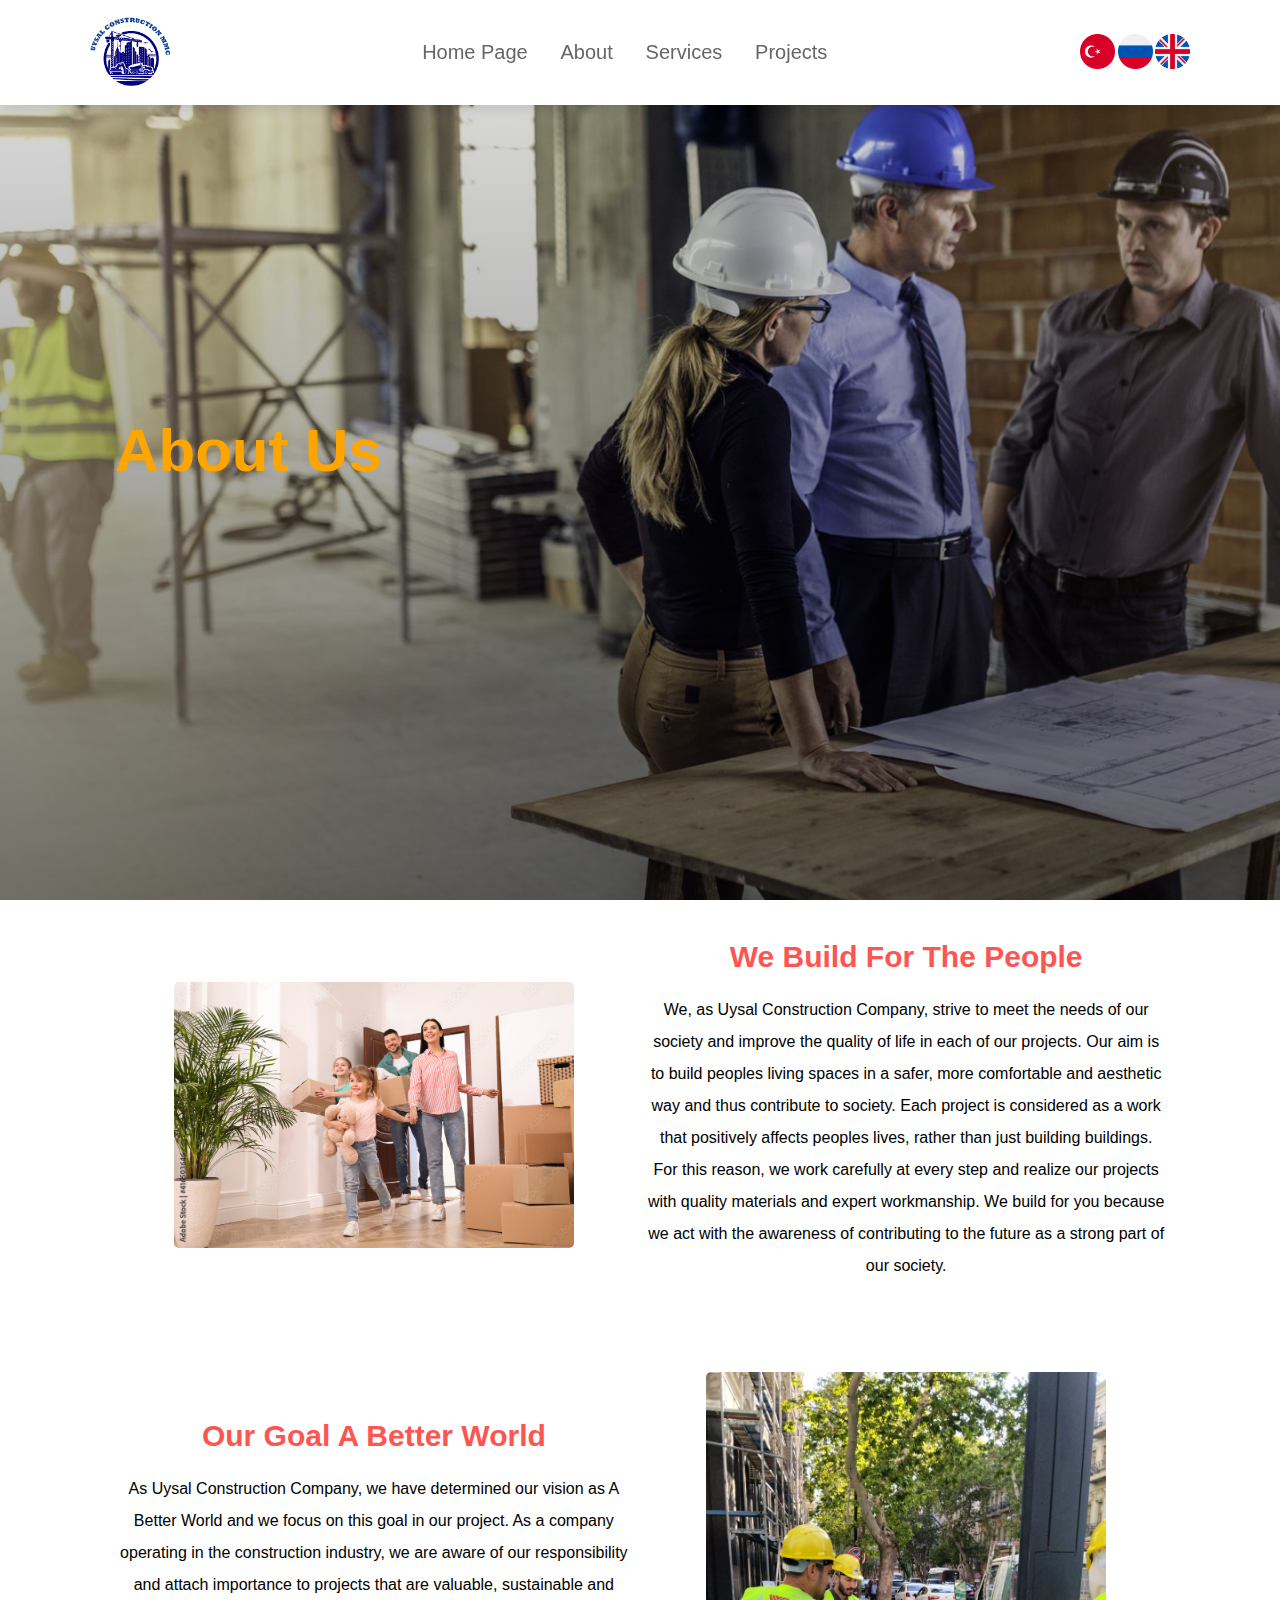
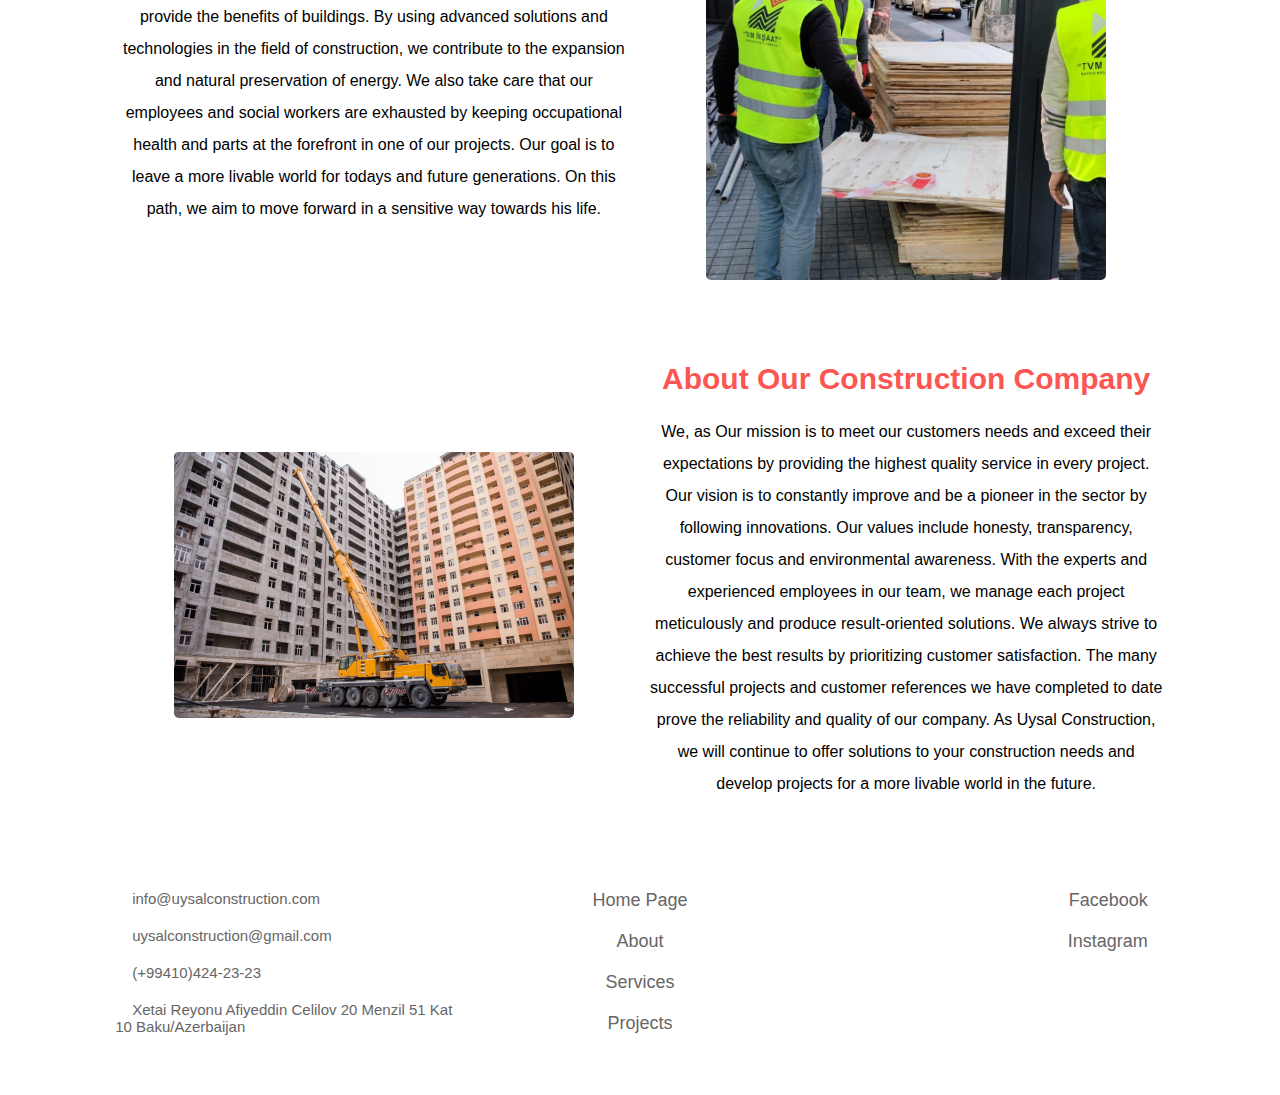
<file: about.html>
<!DOCTYPE html>
<html lang="en">

<head>
    <meta charset="UTF-8">
    <meta name="viewport" content="width=device-width, initial-scale=1.0">
    <link rel="icon" type="image/png" href="image/Uysal Construction Logo v22.png">
    <link rel="stylesheet" href="https://cdnjs.cloudflare.com/ajax/libs/font-awesome/6.5.1/css/all.min.css"
        integrity="sha512-DTOQO9RWCH3ppGqcWaEA1BIZOC6xxalwEsw9c2QQeAIftl+Vegovlnee1c9QX4TctnWMn13TZye+giMm8e2LwA=="
        crossorigin="anonymous" referrerpolicy="no-referrer" />
    <link rel="stylesheet" href="style.css">
    <link rel="stylesheet" href="about.css">
    <title>Uysal Construction</title>
</head>

<body>
    <!-- Navbar start -->
    <header>
        <input type="checkbox" name="" id="toggler">
        <label for="toggler" class="fas fa-bars"></label>
        <a href="index.html" class="logo"><img src="image/Uysal Construction Logo v22.png" alt=""></a>
        <nav class="navbar">
            <a href="index.html" data-lang="Home Page">Home Page</a>
            <a href="about.html" data-lang="About">About</a>
            <a href="services.html" data-lang="Services">Services</a>
            <a href="projects.html" data-lang="Projects">Projects</a>
        </nav>
        <div class="language">
            <a href="#" onclick="dilDegistir('tr')"><img src="image/turkey.png" height="35px" alt=""></a>
            <a href="#" onclick="dilDegistir('ru')"><img src="image/russia.png" height="35px" alt=""></a>
            <a href="#" onclick="dilDegistir('en')"><img src="image/united-kingdom.png" height="35px" alt=""></a>
        </div>
    </header>
    <!-- Navbar End -->

    <!-- About Main Page Start -->

    <section class="home" id="home">
        <div class="content">
            <h3 data-lang="About Us"> About Us</h3>
        </div>
        <div class="image-container">
            <!-- <img src="image/About Pagess.jpg" alt=""> -->
        </div>

    </section>

    <!-- About Main Page End -->

    <!-- About Page Start -->
    <section class="about" id="about">

        <div class="row">
            <div class="image">
                <img src="image/about images 1.jpg" alt="">
            </div>
            <div class="content">
                <h3 data-lang="We Build for the People">We Build for the People</h3>
                <p
                    data-lang="We, as Uysal Construction Company, strive to meet the needs of our society and improve the quality of life in each of our projects. Our aim is to build peoples living spaces in a safer, more comfortable and aesthetic way and thus contribute to society. Each project is considered as a work that positively affects peoples lives, rather than just building buildings. For this reason, we work carefully at every step and realize our projects with quality materials and expert workmanship. We build for you because we act with the awareness of contributing to the future as a strong part of our society.">
                    We, as Uysal Construction Company, strive to meet the needs of our society and improve the quality
                    of life in each of our projects. Our aim is to build peoples living spaces in a safer, more
                    comfortable and aesthetic way and thus contribute to society. Each project is considered as a work
                    that positively affects peoples lives, rather than just building buildings. For this reason, we work
                    carefully at every step and realize our projects with quality materials and expert workmanship. We
                    build for you because we act with the awareness of contributing to the future as a strong part of
                    our society.</p>
            </div>
        </div>
        <div class="row reverse">
            <div class="image">
                <img src="image/about images 2.jpeg" alt="">
            </div>
            <div class="content">
                <h3 data-lang="Our goal A Better World">Our goal A Better World</h3>
                <p
                    data-lang="As Uysal Construction Company, we have determined our vision as A Better World and we focus on this goal in our project. As a company operating in the construction industry, we are aware of our responsibility and attach importance to projects that are valuable, sustainable and provide the benefits of buildings. By using advanced solutions and technologies in the field of construction, we contribute to the expansion and natural preservation of energy. We also take care that our employees and social workers are exhausted by keeping occupational health and parts at the forefront in one of our projects. Our goal is to leave a more livable world for todays and future generations. On this path, we aim to move forward in a sensitive way towards his life.">
                    As Uysal Construction Company, we have determined our vision as A Better World and we focus on this
                    goal in our project. As a company operating in the construction industry, we are aware of our
                    responsibility and attach importance to projects that are valuable, sustainable and provide the
                    benefits of buildings. By using advanced solutions and technologies in the field of construction, we
                    contribute to the expansion and natural preservation of energy. We also take care that our employees
                    and social workers are exhausted by keeping occupational health and parts at the forefront in one of
                    our projects. Our goal is to leave a more livable world for todays and future generations. On this
                    path, we aim to move forward in a sensitive way towards his life.</p>
            </div>

        </div>
        <div class="row">
            <div class="image">
                <img src="image/about images 3.jpeg" alt="">
            </div>
            <div class="content">
                <h3 data-lang="About Our Construction Company">About Our Construction Company</h3>
                <p
                    data-lang="We, as Our mission is to meet our customers needs and exceed their expectations by providing the highest quality service in every project. Our vision is to constantly improve and be a pioneer in the sector by following innovations. Our values ​​include honesty, transparency, customer focus and environmental awareness. With the experts and experienced employees in our team, we manage each project meticulously and produce result-oriented solutions. We always strive to achieve the best results by prioritizing customer satisfaction. The many successful projects and customer references we have completed to date prove the reliability and quality of our company. As Uysal Construction, we will continue to offer solutions to your construction needs and develop projects for a more livable world in the future.">
                    We, as Our mission is to meet our customers needs and exceed their expectations by providing the
                    highest quality service in every project. Our vision is to constantly improve and be a pioneer in
                    the sector by following innovations. Our values ​​include honesty, transparency, customer focus and
                    environmental awareness. With the experts and experienced employees in our team, we manage each
                    project meticulously and produce result-oriented solutions. We always strive to achieve the best
                    results by prioritizing customer satisfaction. The many successful projects and customer references
                    we have completed to date prove the reliability and quality of our company. As Uysal Construction,
                    we will continue to offer solutions to your construction needs and develop projects for a more
                    livable world in the future.</p>
            </div>

        </div>

    </section>
    <!-- About Page end -->

    <!-- footer start -->
    <section class="footer">
        <div class="box-container">
            <div class="box">
                <p><i class="fas fa-envelope"></i>info@uysalconstruction.com</p>
                <p><i class="fas fa-envelope"></i>uysalconstruction@gmail.com</p>
                <p><i class="fas fa-phone"></i> (+99410)424-23-23 </p>
                <p><i class="fas fa-map-marker-alt"></i>Xetai Reyonu Afiyeddin Celilov 20 Menzil 51 Kat 10
                    Baku/Azerbaijan</p>
            </div>
            <div class="box">
                <a href="index.html" data-lang="Home Page">Home Page</a>
                <a href="about.html" data-lang="About">About</a>
                <a href="services.html" data-lang="Services">Services</a>
                <a href="projects.html" data-lang="Projects">Projects</a>
            </div>
            <div class="box">
                <a href="https://www.facebook.com/profile.php?id=61559017922073">Facebook <i
                        class="fab fa-facebook-f"></i></a>
                <a href="https://www.instagram.com/uysal_construction/">Instagram <i class="fab fa-instagram"></i></a>

            </div>
        </div>
    </section>
    <!-- footer end -->

    <script src="language.js"></script>

</body>

</html>
</file>
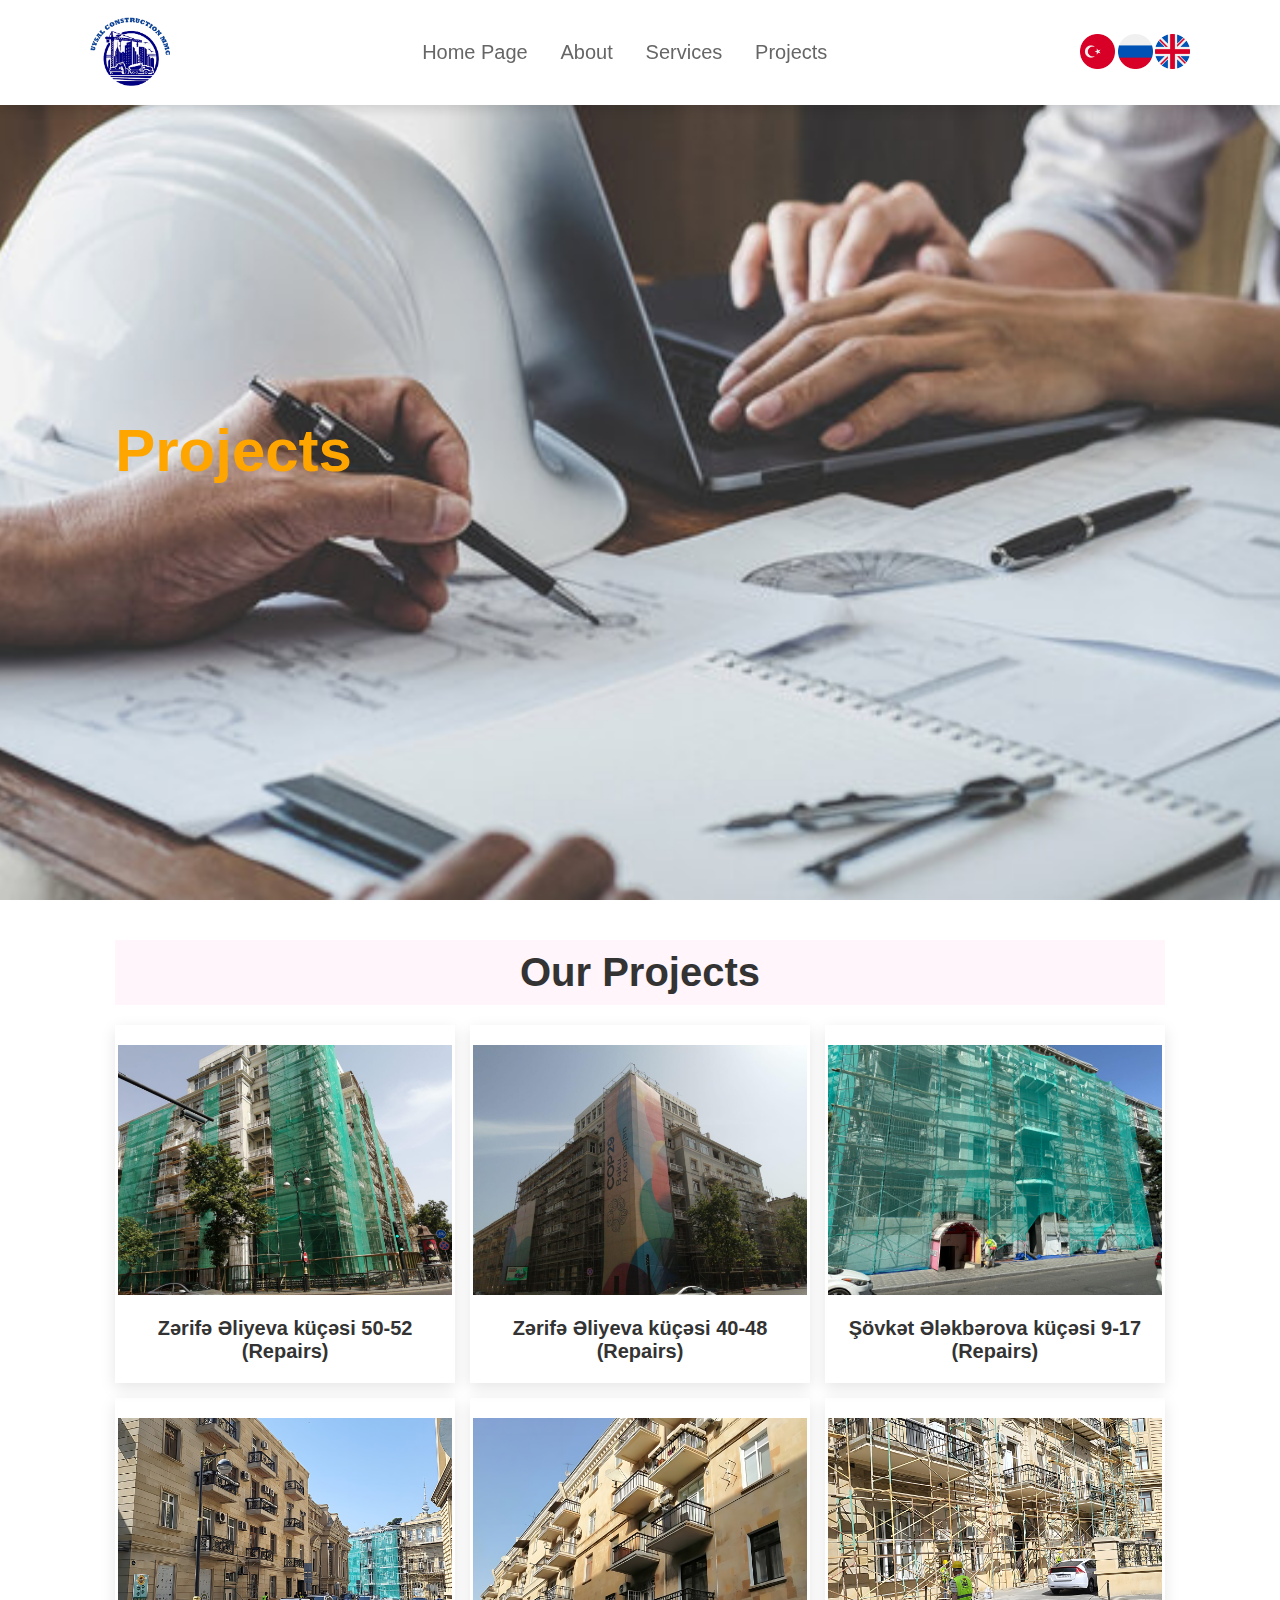
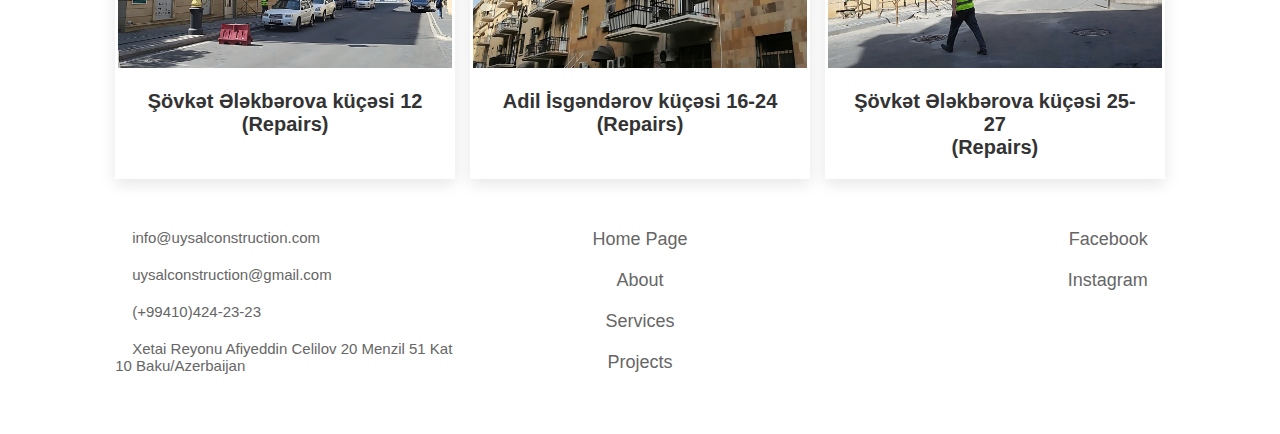
<file: projects.html>
<!DOCTYPE html>
<html lang="en">

<head>
    <meta charset="UTF-8">
    <meta name="viewport" content="width=device-width, initial-scale=1.0">
    <link rel="icon" type="image/png" href="image/Uysal Construction Logo v22.png">
    <link rel="stylesheet" href="https://cdnjs.cloudflare.com/ajax/libs/font-awesome/6.5.1/css/all.min.css"
        integrity="sha512-DTOQO9RWCH3ppGqcWaEA1BIZOC6xxalwEsw9c2QQeAIftl+Vegovlnee1c9QX4TctnWMn13TZye+giMm8e2LwA=="
        crossorigin="anonymous" referrerpolicy="no-referrer" />
    <link rel="stylesheet" href="style.css">
    <link rel="stylesheet" href="lightbox.css">
    <link rel="stylesheet" href="projects.css">

    <title>Uysal Construction</title>
</head>

<body>

    <!-- Navbar start -->
    <header>
        <input type="checkbox" name="" id="toggler">
        <label for="toggler" class="fas fa-bars"></label>
        <a href="index.html" class="logo"><img src="image/Uysal Construction Logo v22.png" alt=""></a>
        <nav class="navbar">
            <a href="index.html" data-lang="Home Page">Home Page</a>
            <a href="about.html" data-lang="About">About</a>
            <a href="services.html" data-lang="Services">Services</a>
            <a href="projects.html" data-lang="Projects">Projects</a>
        </nav>
        <div class="language">
            <a href="#" onclick="dilDegistir('tr')"><img src="image/turkey.png" height="35px" alt=""></a>
            <a href="#" onclick="dilDegistir('ru')"><img src="image/russia.png" height="35px" alt=""></a>
            <a href="#" onclick="dilDegistir('en')"><img src="image/united-kingdom.png" height="35px" alt=""></a>
        </div>
    </header>
    <!-- Navbar End -->

    <!-- Project Main Page Start -->
    <section class="home" id="home">
        <div class="content">
            <h3 data-lang="Projects">Projects</h3>
        </div>
        <div class="image-container">
            <img src="image/Project.jpg" alt="">
        </div>

    </section>
    <!-- Project Main Page End -->
    <!-- Project View Start -->
     <section class="project" id="project">
        <h1 class="heading " data-lang="Our Projects"> Our <span>Projects</span> </h1>
        <div class="box-container">
            <div class="box">
                <div class="image">
                    <a href="image/Zərifə Əliyeva küçəsi 50-52.jpeg" data-lightbox="models" data-title="Caption1">
                        <img src="image/Zərifə Əliyeva küçəsi 50-52.jpeg" alt="">
                        <div class="content">
                            <h3>Zərifə Əliyeva küçəsi 50-52 <p data-lang="(Repairs)">  (Repairs)</p></h3>
                        </div>
                    </a>
                </div>

            </div>
            <div class="box">
                <div class="image">
                    <a href="image/Zərifə Əliyeva küçəsi 40-48.jpeg" data-lightbox="models" data-title="Caption1">
                        <img src="image/Zərifə Əliyeva küçəsi 40-48.jpeg" alt="">
                        <div class="content">
                            <h3>Zərifə Əliyeva küçəsi 40-48 <p data-lang="(Repairs)">  (Repairs)</p></h3>
                        </div>
                    </a>
                </div>

            </div>
            <div class="box">
                <div class="image">
                    <a href="image/Şövkət Ələkbərova küçəsi 9-17.jpeg" data-lightbox="models" data-title="Caption1">
                        <img src="image/Şövkət Ələkbərova küçəsi 9-17.jpeg" alt="">
                        <div class="content">
                            <h3>Şövkət Ələkbərova küçəsi 9-17 <p data-lang="(Repairs)">  (Repairs)</p></h3>
                        </div>
                    </a>
                </div>

            </div>
            <div class="box">
                <div class="image">
                    <a href="image/Şövkət Ələkbərova küçəsi 12.jpeg" data-lightbox="models" data-title="Caption1">
                        <img src="image/Şövkət Ələkbərova küçəsi 12.jpeg" alt="">
                        <div class="content">
                            <h3>Şövkət Ələkbərova küçəsi 12 <p data-lang="(Repairs)">  (Repairs)</p></h3>
                        </div>
                    </a>
                </div>

            </div>
            <div class="box">
                <div class="image">
                    <a href="image/Adil İsgəndərov küçəsi 16-24.jpeg" data-lightbox="models" data-title="Caption1">
                        <img src="image/Adil İsgəndərov küçəsi 16-24.jpeg" alt="">
                        <div class="content">
                            <h3>Adil İsgəndərov küçəsi 16-24 <p data-lang="(Repairs)">  (Repairs)</p></h3>
                        </div>
                    </a>
                </div>

            </div>
            <div class="box">
                <div class="image">
                    <a href="image/Şövkət Ələkbərova küçəsi 25-27.jpeg" data-lightbox="models" data-title="Caption1">
                        <img src="image/Şövkət Ələkbərova küçəsi 25-27.jpeg" alt="">
                        <div class="content">
                            <h3>Şövkət Ələkbərova küçəsi 25-27 <p data-lang="(Repairs)">  (Repairs)</p></h3>
                        </div>
                    </a>
                </div>

            </div>
        </div>
    </section>
    <!-- Project View End -->

     <!-- footer start -->
     <section class="footer">
        <div class="box-container">
            <div class="box">
                 <p><i class="fas fa-envelope"></i>info@uysalconstruction.com</p>
                <p><i class="fas fa-envelope"></i>uysalconstruction@gmail.com</p>
                <p><i class="fas fa-phone"></i> (+99410)424-23-23 </p>
                <p><i class="fas fa-map-marker-alt"></i>Xetai Reyonu Afiyeddin Celilov 20 Menzil 51 Kat 10
                    Baku/Azerbaijan</p>
            </div>
            <div class="box">
                <a href="index.html" data-lang="Home Page">Home Page</a>
                <a href="about.html" data-lang="About">About</a>
                <a href="services.html" data-lang="Services">Services</a>
                <a href="projects.html" data-lang="Projects">Projects</a>
            </div>
            <div class="box">
                <a href="https://www.facebook.com/profile.php?id=61559017922073">Facebook <i
                        class="fab fa-facebook-f"></i></a>
                <a href="https://www.instagram.com/uysal_construction/">Instagram <i class="fab fa-instagram"></i></a>

            </div>
        </div>
    </section>
    <!-- footer end -->

    <script src="lightbox-plus-jquery.js"></script>
    <script src="language.js"></script>

</body>

</html>
</file>
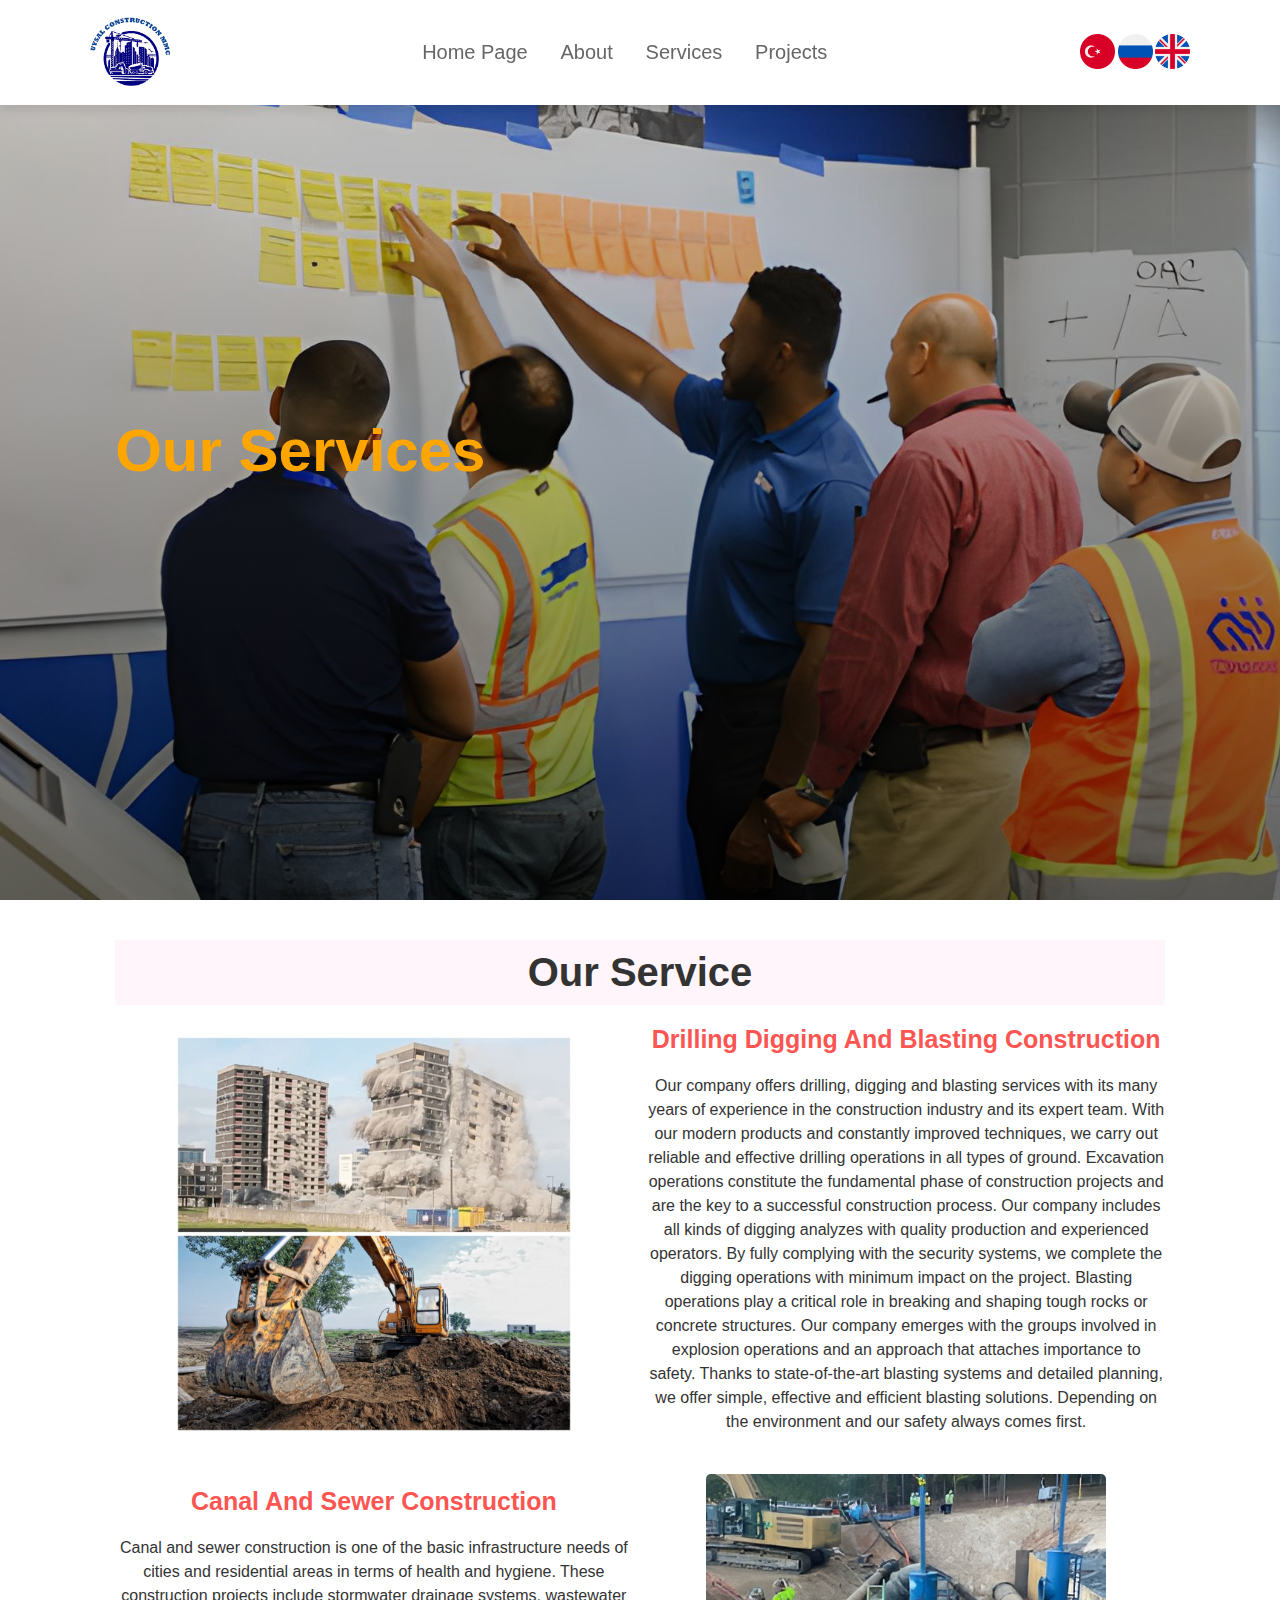
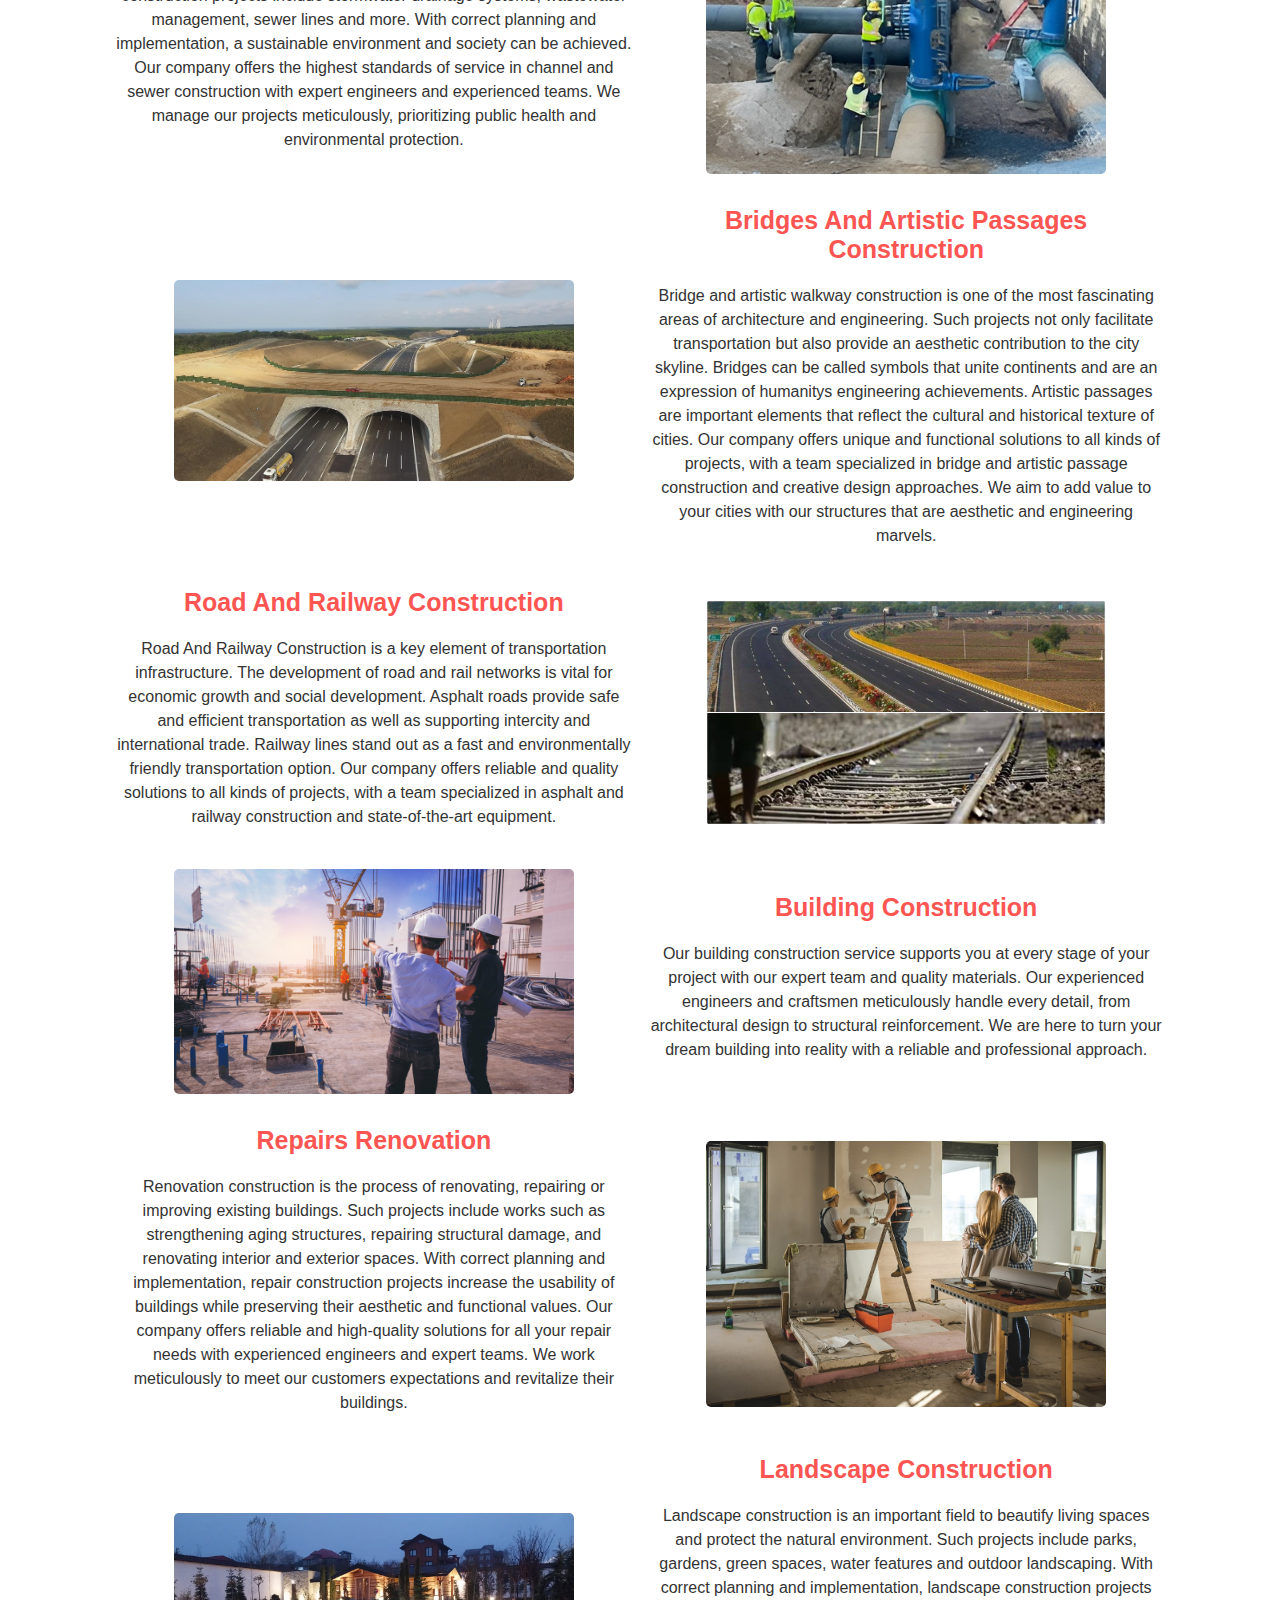
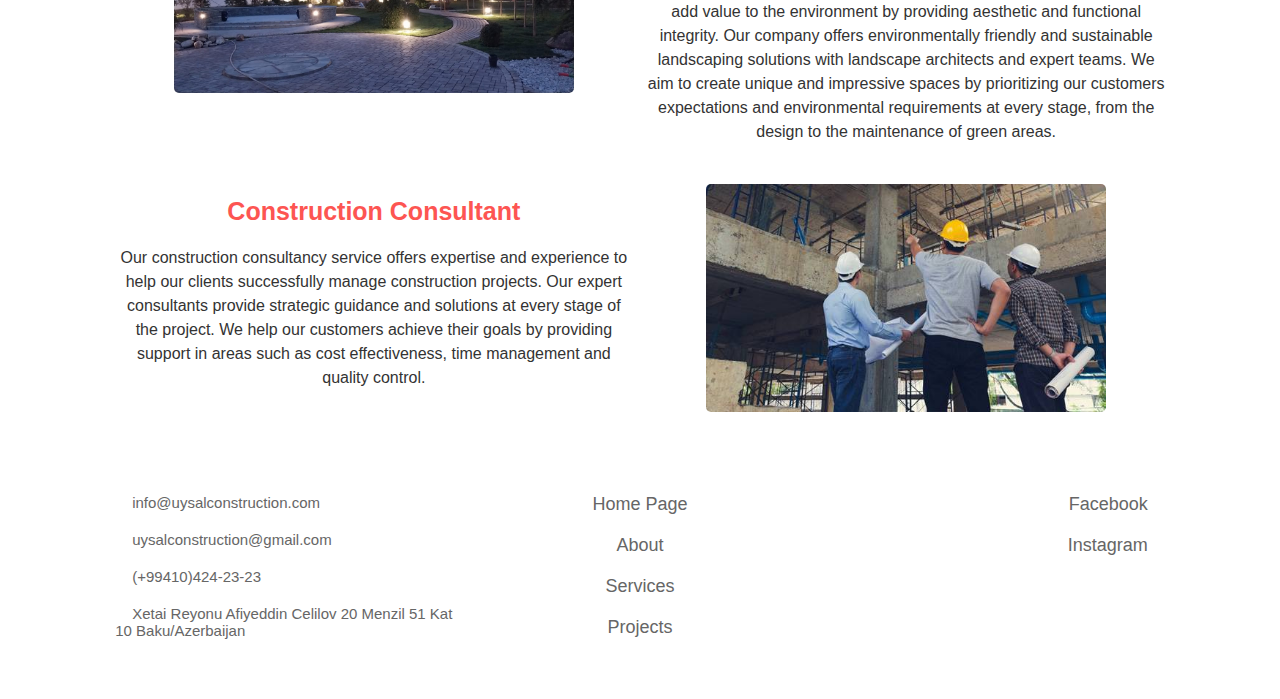
<file: services.html>
<!DOCTYPE html>
<html lang="en">

<head>
    <meta charset="UTF-8">
    <meta name="viewport" content="width=device-width, initial-scale=1.0">
    <link rel="icon" type="image/png" href="image/Uysal Construction Logo v22.png">
    <link rel="stylesheet" href="https://cdnjs.cloudflare.com/ajax/libs/font-awesome/6.5.1/css/all.min.css"
        integrity="sha512-DTOQO9RWCH3ppGqcWaEA1BIZOC6xxalwEsw9c2QQeAIftl+Vegovlnee1c9QX4TctnWMn13TZye+giMm8e2LwA=="
        crossorigin="anonymous" referrerpolicy="no-referrer" />
    <link rel="stylesheet" href="style.css">
    <link rel="stylesheet" href="services.css">

    <title>Uysal Construction</title>
</head>

<body>
    <!-- Navbar start -->
    <header>
        <input type="checkbox" name="" id="toggler">
        <label for="toggler" class="fas fa-bars"></label>
        <a href="index.html" class="logo"><img src="image/Uysal Construction Logo v22.png" alt=""></a>
        <nav class="navbar">
            <a href="index.html" data-lang="Home Page">Home Page</a>
            <a href="about.html" data-lang="About">About</a>
            <a href="services.html" data-lang="Services">Services</a>
            <a href="projects.html" data-lang="Projects">Projects</a>
        </nav>
        <div class="language">
            <a href="#" onclick="dilDegistir('tr')"><img src="image/turkey.png" height="35px" alt=""></a>
            <a href="#" onclick="dilDegistir('ru')"><img src="image/russia.png" height="35px" alt=""></a>
            <a href="#" onclick="dilDegistir('en')"><img src="image/united-kingdom.png" height="35px" alt=""></a>
        </div>
    </header>
    <!-- Navbar End -->

    <!-- Project Main Page Start -->

    <section class="home" id="home">
        <div class="content">
            <h3 data-lang="Our Services">Our Services</h3>
        </div>
        <div class="image-container">
            <!-- <img src="image/Service Page.png" alt=""> -->
        </div>

    </section>

    <!-- Project Main Page End -->

    <!-- Service Start -->
    <section class="servicepages" id="servicepages">
        <h1 class="heading" data-lang="Our Service"> Our <span>Service</span> </h1>
        <div class="row">
            <div class="image">
                <img src="image/Drilling Digging And Blasting Construction.jpg" alt="">
            </div>
            <div class="content">
                <h3 data-lang="Drilling Digging And Blasting Construction">Drilling Digging And Blasting Construction
                </h3>
                <p
                    data-lang="Our company offers drilling, digging and blasting services with its many years of experience in the construction industry and its expert team. With our modern products and constantly improved techniques, we carry out reliable and effective drilling operations in all types of ground. Excavation operations constitute the fundamental phase of construction projects and are the key to a successful construction process. Our company includes all kinds of digging analyzes with quality production and experienced operators. By fully complying with the security systems, we complete the digging operations with minimum impact on the project. Blasting operations play a critical role in breaking and shaping tough rocks or concrete structures. Our company emerges with the groups involved in explosion operations and an approach that attaches importance to safety. Thanks to state-of-the-art blasting systems and detailed planning, we offer simple, effective and efficient blasting solutions. Depending on the environment and our safety always comes first.">
                    Our company offers drilling, digging and blasting services with its many years of experience in the
                    construction industry and its expert team. With our modern products and constantly improved
                    techniques, we carry out reliable and effective drilling operations in all types of ground.
                    Excavation operations constitute the fundamental phase of construction projects and are the key to a
                    successful construction process. Our company includes all kinds of digging analyzes with quality
                    production and experienced operators. By fully complying with the security systems, we complete the
                    digging operations with minimum impact on the project. Blasting operations play a critical role in
                    breaking and shaping tough rocks or concrete structures. Our company emerges with the groups
                    involved in explosion operations and an approach that attaches importance to safety. Thanks to
                    state-of-the-art blasting systems and detailed planning, we offer simple, effective and efficient
                    blasting solutions. Depending on the environment and our safety always comes first.</p>

            </div>
        </div>
        <div class="row reverse">
            <div class="image">
                <img src="image/sewage construction v1.jpg" alt="">
            </div>
            <div class="content">
                <h3 data-lang="Canal and Sewer Construction">Canal and Sewer Construction</h3>
                <p
                    data-lang="Canal and sewer construction is one of the basic infrastructure needs of cities and residential areas in terms of health and hygiene. These construction projects include stormwater drainage systems, wastewater management, sewer lines and more. With correct planning and implementation, a sustainable environment and society can be achieved. Our company offers the highest standards of service in channel and sewer construction with expert engineers and experienced teams. We manage our projects meticulously, prioritizing public health and environmental protection.">
                    Canal and sewer construction is one of the basic infrastructure needs of cities and residential
                    areas in terms of health and hygiene. These construction projects include stormwater drainage
                    systems, wastewater management, sewer lines and more. With correct planning and implementation, a
                    sustainable environment and society can be achieved. Our company offers the highest standards of
                    service in channel and sewer construction with expert engineers and experienced teams. We manage our
                    projects meticulously, prioritizing public health and environmental protection.</p>

            </div>
        </div>
        <div class="row">
            <div class="image">
                <img src="image/yol calismasi.webp" alt="">
            </div>
            <div class="content">
                <h3 data-lang="Bridges And Artistic Passages Construction">Bridges And Artistic Passages Construction
                </h3>
                <p
                    data-lang="Bridge and artistic walkway construction is one of the most fascinating areas of architecture and engineering. Such projects not only facilitate transportation but also provide an aesthetic contribution to the city skyline. Bridges can be called symbols that unite continents and are an expression of humanitys engineering achievements. Artistic passages are important elements that reflect the cultural and historical texture of cities. Our company offers unique and functional solutions to all kinds of projects, with a team specialized in bridge and artistic passage construction and creative design approaches. We aim to add value to your cities with our structures that are aesthetic and engineering marvels.">
                    Bridge and artistic walkway construction is one of the most fascinating areas of architecture and
                    engineering. Such projects not only facilitate transportation but also provide an aesthetic
                    contribution to the city skyline. Bridges can be called symbols that unite continents and are an
                    expression of humanitys engineering achievements. Artistic passages are important elements that
                    reflect the cultural and historical texture of cities. Our company offers unique and functional
                    solutions to all kinds of projects, with a team specialized in bridge and artistic passage
                    construction and creative design approaches. We aim to add value to your cities with our structures
                    that are aesthetic and engineering marvels.</p>

            </div>
        </div>
        <div class="row reverse">
            <div class="image">
                <img src="image/rail-highway.jpg" alt="">
            </div>
            <div class="content">
                <h3 data-lang="Road And Railway Construction">Road And Railway Construction</h3>
                <p
                    data-lang="Road And Railway Construction is a key element of transportation infrastructure. The development of road and rail networks is vital for economic growth and social development. Asphalt roads provide safe and efficient transportation as well as supporting intercity and international trade. Railway lines stand out as a fast and environmentally friendly transportation option. Our company offers reliable and quality solutions to all kinds of projects, with a team specialized in asphalt and railway construction and state-of-the-art equipment.">
                    Road And Railway Construction is a key element of transportation infrastructure. The development of
                    road and rail networks is vital for economic growth and social development. Asphalt roads provide
                    safe and efficient transportation as well as supporting intercity and international trade. Railway
                    lines stand out as a fast and environmentally friendly transportation option. Our company offers
                    reliable and quality solutions to all kinds of projects, with a team specialized in asphalt and
                    railway construction and state-of-the-art equipment.</p>
            </div>
        </div>
        <div class="row">
            <div class="image">
                <img src="image/Building Construction v1.jpg" alt="">
            </div>
            <div class="content">
                <h3 data-lang="Building Construction">Building Construction</h3>
                <p
                    data-lang="Our building construction service supports you at every stage of your project with our expert team and quality materials. Our experienced engineers and craftsmen meticulously handle every detail, from architectural design to structural reinforcement. We are here to turn your dream building into reality with a reliable and professional approach.">
                    Our building construction service supports you at every stage of your project with our expert team
                    and quality materials. Our experienced engineers and craftsmen meticulously handle every detail,
                    from architectural design to structural reinforcement. We are here to turn your dream building into
                    reality with a reliable and professional approach.</p>
            </div>
        </div>
        <div class="row reverse">
            <div class="image">
                <img src="image/House Renovation v1.jpg" alt="">
            </div>
            <div class="content">
                <h3 data-lang="Repairs Renovation">Repairs Renovation</h3>
                <p
                    data-lang="Renovation construction is the process of renovating, repairing or improving existing buildings. Such projects include works such as strengthening aging structures, repairing structural damage, and renovating interior and exterior spaces. With correct planning and implementation, repair construction projects increase the usability of buildings while preserving their aesthetic and functional values. Our company offers reliable and high-quality solutions for all your repair needs with experienced engineers and expert teams. We work meticulously to meet our customers expectations and revitalize their buildings.">
                    Renovation construction is the process of renovating, repairing or improving existing buildings.
                    Such projects include works such as strengthening aging structures, repairing structural damage, and
                    renovating interior and exterior spaces. With correct planning and implementation, repair
                    construction projects increase the usability of buildings while preserving their aesthetic and
                    functional values. Our company offers reliable and high-quality solutions for all your repair needs
                    with experienced engineers and expert teams. We work meticulously to meet our customers expectations
                    and revitalize their buildings.</p>

            </div>
        </div>
        <div class="row">
            <div class="image">
                <img src="image/peyzaj v1.jpg" alt="">
            </div>
            <div class="content">
                <h3 data-lang="Landscape Construction">Landscape Construction</h3>
                <p
                    data-lang="Landscape construction is an important field to beautify living spaces and protect the natural environment. Such projects include parks, gardens, green spaces, water features and outdoor landscaping. With correct planning and implementation, landscape construction projects add value to the environment by providing aesthetic and functional integrity. Our company offers environmentally friendly and sustainable landscaping solutions with landscape architects and expert teams. We aim to create unique and impressive spaces by prioritizing our customers expectations and environmental requirements at every stage, from the design to the maintenance of green areas.">
                    Landscape construction is an important field to beautify living spaces and protect the natural
                    environment. Such projects include parks, gardens, green spaces, water features and outdoor
                    landscaping. With correct planning and implementation, landscape construction projects add value to
                    the environment by providing aesthetic and functional integrity. Our company offers environmentally
                    friendly and sustainable landscaping solutions with landscape architects and expert teams. We aim to
                    create unique and impressive spaces by prioritizing our customers expectations and environmental
                    requirements at every stage, from the design to the maintenance of green areas.</p>

            </div>
        </div>
        <div class="row reverse">
            <div class="image">
                <img src="image/Construction Consultant v1.jpg" alt="">
            </div>
            <div class="content">
                <h3 data-lang="Construction Consultant">Construction Consultant</h3>
                <p
                    data-lang="Our construction consultancy service offers expertise and experience to help our clients successfully manage construction projects. Our expert consultants provide strategic guidance and solutions at every stage of the project. We help our customers achieve their goals by providing support in areas such as cost effectiveness, time management and quality control.">
                    Our construction consultancy service offers expertise and experience to help our clients
                    successfully manage construction projects. Our expert consultants provide strategic guidance and
                    solutions at every stage of the project. We help our customers achieve their goals by providing
                    support in areas such as cost effectiveness, time management and quality control.</p>
            </div>
        </div>



    </section>

    <!-- Service End -->


    <!-- footer start -->
    <section class="footer">
        <div class="box-container">
            <div class="box">
                 <p><i class="fas fa-envelope"></i>info@uysalconstruction.com</p>
                <p><i class="fas fa-envelope"></i>uysalconstruction@gmail.com</p>
                <p><i class="fas fa-phone"></i> (+99410)424-23-23 </p>
                <p><i class="fas fa-map-marker-alt"></i>Xetai Reyonu Afiyeddin Celilov 20 Menzil 51 Kat 10
                    Baku/Azerbaijan</p>
            </div>
            <div class="box">
                <a href="index.html" data-lang="Home Page">Home Page</a>
                <a href="about.html" data-lang="About">About</a>
                <a href="services.html" data-lang="Services">Services</a>
                <a href="projects.html" data-lang="Projects">Projects</a>
            </div>
            <div class="box">
                <a href="https://www.facebook.com/profile.php?id=61559017922073">Facebook <i
                        class="fab fa-facebook-f"></i></a>
                <a href="https://www.instagram.com/uysal_construction/">Instagram <i class="fab fa-instagram"></i></a>

            </div>
        </div>
    </section>
    <!-- footer end -->

    <script src="language.js"></script>

</body>

</html>
</file>
<file: style.css>
* {
    margin: 0;
    padding: 0;
    box-sizing: border-box;
    font-family: Verdana, Geneva, Tahoma, sans-serif;
    outline: none;
    border: none;
    text-decoration: none;
    /* text-transform: capitalize; */
    transition: .2s linear;

}

/* navbar start */
html {
    font-size: 62.5%;
    scroll-behavior: smooth;
    scroll-padding-top: 6rem;
    overflow-x: hidden;
}

header {
    position: fixed;
    top: 0;
    left: 0;
    right: 0;
    background: #fff;
    padding: 1.7rem 7%;
    display: flex;
    align-items: center;
    justify-content: space-between;
    z-index: 1000;
    box-shadow: 0 .5rem 1rem rgba(0, 0, 0, .1);

}

header .navbar a {
    font-size: 2rem;
    padding: 0 1.5rem;
    color: #666;
}

header .navbar a:hover {
    color: #FD5552;
}

header #toggler {
    display: none;
}

header .fa-bars {
    font-size: 3rem;
    color: #333;
    border-radius: .5rem;
    padding: .5rem 1.5rem;
    cursor: pointer;
    border: 1rem solid rgba(0, 0, 0, .3);
    display: none;

}

header .logo img {

    width: 80px;


}

/* navbar end */


/* home section start  */
section {
    padding: 2rem 9%;
}

.home {
    display: flex;
    align-items: center;
    min-height: 100vh;
    background: url(image/130-8s-homehero-webm.webm) no-repeat;
    background-size: cover;
    background-position: center;
}

.home .content {
    max-width: 50rem;
}

.home .content h3 {
    font-size: 6rem;
    color: #FFA500;
}

.home .content span {
    font-size: 3.5rem;
    color: white;
    padding: 1rem 0;
    line-height: 1.5;
}

.home .content p {
    font-size: 1.5rem;
    color: white;
    padding: 1rem 0;
    line-height: 1.5;
}

.home .content img {
    position: absolute;
    top: 0;
    left: 0;
    z-index: -1;
    height: 100%;
    width: 100%;
    object-fit: cover;
}

/* home section end  */

/* About Start */

.heading {
    text-align: center;
    font-size: 4rem;
    color: #333;
    padding: 1rem;
    margin: 2rem 0;
    background: rgba(255, 51, 153, .05);
}

.heading span {
    color: var(--pink);
}

.about .row {
    display: flex;
    align-items: center;
    gap: 2rem;
    flex-wrap: wrap;
    padding: 2rem 0;
    padding-bottom: 3rem;
}

.about .row .video-container {
    flex: 1 1 40rem;
    position: relative;
}

.about .row .video-container video {
    width: 100%;
    border: 1.5rem solid #fff;
    border-radius: .5rem;
    box-shadow: 0.5rem 1rem rgba(0, 0, 0, .1);
    height: 100%;
    object-fit: cover;
}

.about .row .video-container h3 {
    position: absolute;
    top: 50%;
    transform: translateY(-50%);
    font-size: 3rem;
    background: #fff;
    width: 100%;
    padding: 1rem 2rem;
    text-align: center;
    mix-blend-mode: screen;

}

.about .row .content {
    flex: 1 1 40rem;
}

.about .row .content h3 {
    font-size: 3rem;
    color: #333;
}

.about .row .content p {
    font-size: 1.5rem;
    color: #333;
    padding: 5rem 0;
    padding-top: 1rem;
    line-height: 1.5;
}

/* About End */


/* Project Start */

.projects .box-container {
    display: flex;
    flex-wrap: wrap;
    gap: 1.5rem;
}

.projects .box-container .box {
    flex: 1 1 30rem;
    box-shadow: 0 .5rem 1.5rem rgba(0, 0, 0, .1);
    border-radius: .1rem solid rgba(0, 0, 0, .1);
    position: relative;
}

.projects .box-container .box .image {
    position: relative;
    text-align: center;
    padding-top: 2rem;
    overflow: hidden;
}

.projects .box-container .box .image img {
    height: 25rem;
}

.projects .box-container .box:hover .image img {
    transform: scale(1.1);
}

.projects .box-container .box .content {
    padding: 2rem;
    text-align: center;
}

.projects .box-container .box .content h3 {
    font-size: 2.0rem;
    color: #333;
}

/* Project End */




/* Services Start */

.services .box-containers {
    display: flex;
    flex-wrap: wrap;
    gap: 1.5rem;
}

.services .box-containers .boxs {
    flex: 1 1 30rem;
    position: relative;
    overflow: hidden;
    box-shadow: 0 .5rem 1rem rgba(0, 0, 0, .1);
    border: 1.rem solid rgba(0, 0, 0, .3);
    cursor: pointer;
    border-radius: 5rem;
}

.services .box-containers .boxs .image {
    height: 100%;
    width: 100%;
    object-fit: cover;
    position: absolute;
    top: -100%;
    left: 0;
}

.services .box-containers .boxs .content {
    text-align: center;
    background: #fff;
    padding: 2rem;
}

.services .box-containers .boxs .content img {
    margin: 1.5rem 0;
}


.services .box-containers .boxs .content h3 {
    font-size: 2.5rem;
    color: #333;
}

.services .box-containers .boxs .content p {
    font-size: 1.6rem;
    color: #666;
    padding: 1rem 0;
}

.services .box-containers .boxs:hover .image {
    top: 0;
}

.services .box-containers .boxs:hover .content {
    transform: translateY(100%);
}

.services::before {
    content: '';
    position: absolute;
    bottom: -25rem;
    left: 50%;
    transform: translateX(-50%);
    border-top: 70vh solid #fff;
    z-index: -1;
}

/* Services End */


/* Footer Start */
.footer .box-container {
    display: grid;
    grid-template-columns: repeat(auto-fit, minmax(28rem, 1fr));
    gap: 1.5rem;
    justify-content: center;
    align-items: flex-start;
    padding-bottom: 3rem;
}

.footer .box-container .box {
    flex: 1 1 25rem;
}

.footer .box-container .box h3 {
    color: #333;
    font-size: 2.5rem;
    padding: 1rem 0;
}

.footer .box-container .box a {
    display: block;
    color: #666;
    font-size: 1.8rem;
    padding: 1rem 0;
}
.footer .box-container .box p {
  display: block;
  color: #666;
  font-size: 1.5rem;
  padding: 1rem 0;
}

.footer .box-container .box a:hover {
    color: var(--pink);
    text-decoration: underline;
}

.footer .box-container .box:first-child i {
    margin-right: 1.7rem;
}

.footer .box-container .box:nth-child(2) {
    text-align: center;
}


.footer .box-container .box:last-child {
    text-align: right;
}

.footer .box-container .box:last-child i {
    margin-left: 1.7rem;
}

/* Footer End */


/* Loader Start  */

.loader-container{
    position: fixed;
    top: 0; left: 0;
    z-index: 1000;
    background-color: #fff;
    display: flex;
    align-items: center;
    justify-content: center;
    height: 100%;
    width: 100%;
}
.loader-container img{
    width: 75%;
}


.loader-container.fade-out{
    top: -120%;
}

/* Loader End  */

/* Slider Start */
.img-slider{
    position: relative;
    width: 500px;
    height: 300px;
    margin: 10px;
    background: #fff;
  }
  
  .img-slider .slide{
    z-index: 1;
    position: absolute;
    width: 100%;
    clip-path: circle(0% at 0 50%);
  }
  
  .img-slider .slide.active{
    clip-path: circle(150% at 0 50%);
    transition: 2s;
    transition-property: clip-path;
  }
  
  .img-slider .slide img{
    z-index: 1;
    width: 100%;
    border-radius: 5px;
  }
  
  .img-slider .slide .info{
    position: absolute;
    top: 0;
    padding: 15px 30px;
  }
  
  .img-slider .slide .info h2{
    color: #fff;
    font-size: 45px;
    text-transform: uppercase;
    font-weight: 800;
    letter-spacing: 2px;
  }
  
  .img-slider .slide .info p{
    color: #fff;
    background: rgba(0, 0, 0, 0.1);
    font-size: 16px;
    width: 60%;
    padding: 10px;
    border-radius: 4px;
  }
  
  .img-slider .navigation{
    z-index: 2;
    position: absolute;
    display: flex;
    bottom: 30px;
    left: 50%;
    transform: translateX(-50%);
  }
  
  .img-slider .navigation .btn{
    background: rgba(255, 255, 255, 0.5);
    width: 12px;
    height: 12px;
    margin: 10px;
    border-radius: 50%;
    cursor: pointer;
  }
  
  .img-slider .navigation .btn.active{
    background: #2696E9;
    box-shadow: 0 0 2px rgba(0, 0, 0, 0.5);
  }

/* Slider End */




/* Video Container Start */
button{
	margin: 10px 0;
	width: 100%;
	padding: 10px;
	background: #a5a5a5;
	color: #000;
	font-size: 1em;
	border-radius: 5px;
	cursor: pointer;
}
button:hover{
	color: #000;
	background: #00ffff;
}
.trailer{
	position: fixed;
	top: 50%;
	left: 50%;
	transform: translate(-50%,-50%);
	width: 100%;
	height: 100%;
	display: flex;
	align-items: center;
	justify-content: center;
	background: rgba(0,0,0,.9);
	z-index: 10;
	visibility: hidden;
	opacity: 0;
}
.trailer video{
	max-width: 900px;
	outline: none;
	position: relative;
}
.close{
	top: 30px;
	right: 30px;
	color: #fff;
	font-size: 42px;
	cursor: pointer;
}

/* Video Constainer End */


























/* media queries */
@media (max-width:991px) {
    html {
      font-size: 55%;
    }
  
    header {
      padding: 2rem;
    }
  
    section {
      padding: 2rem;
    }
  
    .home {
      background-position: left;
    }
  
    .img-slider {
      width: 600px;
      height: 375px;
    }
  
    .img-slider .slide .info {
      padding: 10px 25px;
    }
  
    .img-slider .slide .info h2 {
      font-size: 35px;
    }
  
    .img-slider .slide .info p {
      width: 70%;
      font-size: 15px;
    }
  
    .img-slider .navigation {
      bottom: 25px;
    }
  
    .img-slider .navigation .btn {
      width: 10px;
      height: 10px;
      margin: 8px;
    }
  
    .wrapper .carousel {
      grid-auto-columns: calc((100% / 2) - 9px);
    }

    .trailer video{
      max-width: 90%;
    }
  }
  
  @media (max-width:768px) {
  
  
    /* header .language a{
          display: block;
      } */
  
    header .fa-bars {
      display: block;
    }
  
    header {
      display: flex;
      justify-content: space-between;
    }
  
    header .logo {
  
      padding: 2rem;
  
    }
  
    header .navbar {
      position: absolute;
      top: 100%;
      left: 0;
      right: 0;
      background: #eee;
      border-top: .1rem solid rgba(0, 0, 0, .1);
      clip-path: polygon(0 0, 100% 0, 100% 0, 0 0);
    }
  
    header #toggler:checked~.navbar {
      clip-path: polygon(0 0, 100% 0, 100% 100%, 0% 100%);
    }
  
    header .navbar a {
      margin: 1.5rem;
      padding: 1.5rem;
      background: #fff;
      border: 1rem solid rgba(0, 0, 0, .1);
      display: block;
    }
  
    .home .content h3 {
      font-size: 5rem;
    }
  
    .home .content span {
      font-size: 2.5rem;
    }
  
    .img-slider {
      width: 400px;
      height: 250px;
    }
  
    .img-slider .slide .info {
      padding: 10px 20px;
    }
  
    .img-slider .slide .info h2 {
      font-size: 30px;
    }
  
    .img-slider .slide .info p {
      width: 80%;
      font-size: 13px;
    }
  
    .img-slider .navigation {
      bottom: 15px;
    }
  
    .img-slider .navigation .btn {
      width: 8px;
      height: 8px;
      margin: 6px;
    }
  
    .wrapper .carousel {
      grid-auto-columns: 100%;
    }
  
  
  }
  
  @media(max-width:450px) {
    html {
      font-size: 50%;
    }
  
    .heading {
      font-size: 3rem;
    }
  
    .servicepages .row .image img {
      width: 100%;
    }
  
    .about .row .image img {
      width: 100%;
    }
  
    .img-slider {
      width: 320px;
      height: 200px;
    }
  
    .img-slider .slide .info {
      padding: 5px 10px;
    }
  
    .img-slider .slide .info h2 {
      font-size: 25px;
    }
  
    .img-slider .slide .info p {
      width: 90%;
      font-size: 11px;
    }
  
    .img-slider .navigation {
      bottom: 10px;
    }
  
  
  
  
  
  
  }
</file>
<file: about.css>
.about .row {
    display: flex;
    flex-wrap: wrap;
    gap: 1.5rem;
    text-align: center;
    align-items: center;
}

.about .row .image {
    flex: 1 1 40rem;
}

.about .row .image img {
    width: 40rem;
    border-radius: .5rem;
}

.about .row .content {
    flex: 1 1 40rem;
}

.about .row .content h3 {
    font-size: 3rem;
    color: var(--sub-color);
    text-transform: capitalize;
    margin-bottom: 1rem;
    color: #FD5552;
}

.about .row .content p {
    line-height: 2;
    padding: 1rem 0;
    font-size: 1.6rem;
    color: var(--sub-color);
}


.about .row.reverse {
    flex-flow: row-reverse;
    margin: 3rem 0;
    flex-wrap: wrap;
}




/* About Main Page Start */
.home {
    background: linear-gradient(rgba(0, 0, 0, 0.1), rgba(0, 0, 0, 0.55)),url(image/About\ Pagess.jpg);
    display: flex;
    align-items: center;
    min-height: 100vh;
    background-size: cover;
    background-position: center;
}

.home .content {
    max-width: 50rem;
}

.home .content h3 {
    font-size: 6rem;
    color: orange;
}


.home .content p {
    font-size: 2.5rem;
    color: black;
    padding: .5rem 0;
}


.home .image-container img {
    position: absolute;
    top: 0;
    left: 0;
    z-index: -1;
    height: 100%;
    width: 100%;
    object-fit: cover;
    /* opacity: 0.8; */
}

/* About Main Page End */
</file>
<file: projects.css>
/* Project Start */

.project .box-container {
    display: flex;
    flex-wrap: wrap;
    gap: 1.5rem;
}

.project .box-container .box {
    flex: 1 1 30rem;
    box-shadow: 0 .5rem 1.5rem rgba(0, 0, 0, .1);
    border-radius: .1rem solid rgba(0, 0, 0, .1);
    position: relative;
}

.project .box-container .box .image {
    position: relative;
    text-align: center;
    padding-top: 2rem;
    overflow: hidden;
}

.project .box-container .box .image img {
    height: 25rem;
}

.project .box-container .box:hover .image img {
    transform: scale(1.1);
}

.project .box-container .box .content {
    padding: 2rem;
    text-align: center;
}

.project .box-container .box .content h3 {
    font-size: 2.0rem;
    color: #333;
}

/* Project End */




/* Projects Main Page Start */
.home {
    /* background: linear-gradient(rgba(0, 0, 0, 0.1), rgba(0, 0, 0, 0.55)),url(../image/Project.jpg); */
    display: flex;
    align-items: center;
    min-height: 100vh;
    background-size: cover;
    background-position: center;
}

.home .content {
    max-width: 50rem;
}

.home .content h3 {
    font-size: 6rem;
    color: #FFA500;
}


.home .content p {
    font-size: 2.5rem;
    color: #fff;
    padding: .5rem 0;
}


.home .image-container img {
    position: absolute;
    top: 0;
    left: 0;
    z-index: -1;
    height: 100%;
    width: 100%;
    object-fit: cover;
    /* opacity: 0.8; */
}

/* Projects Main Page End */
</file>
<file: services.css>
.servicepages .row {
    display: flex;
    flex-wrap: wrap;
    gap: 1.5rem;
    text-align: center;
    align-items: center;
}

.servicepages .row .image {
    flex: 1 1 40rem;
}

.servicepages .row .image img {
    width: 40rem;
    border-radius: .5rem;
}

.servicepages .row .content {
    flex: 1 1 40rem;
}

.servicepages .row .content h3 {
    font-size: 2.5rem;
    color: #FD5552;
    text-transform: capitalize;
    margin-bottom: 1rem;
}

.servicepages .row .content p {
    line-height: 1.5;
    padding: 1rem 0;
    font-size: 1.6rem;
    color: #333;
}


.servicepages .row.reverse {
    flex-flow: row-reverse;
    margin: 3rem 0;
    flex-wrap: wrap;
}




/* Service Main Page Start */
.home {
    background: linear-gradient(rgba(0, 0, 0, 0.1), rgba(0, 0, 0, 0.55)), url(image/Service\ Page.png);
    display: flex;
    align-items: center;
    min-height: 100vh;
    background-size: cover;
    background-position: center;
}

.home .content {
    max-width: 50rem;
}

.home .content h3 {
    font-size: 6rem;
    color: #FFA500;
}


.home .content p {
    font-size: 2.5rem;
    color: #fff;
    padding: .5rem 0;
}


.home .image-container img {
    position: absolute;
    top: 0;
    left: 0;
    z-index: -1;
    height: 100%;
    width: 100%;
    object-fit: cover;
    /* opacity: 0.8; */
}

/* Service Main Page End */
</file>
